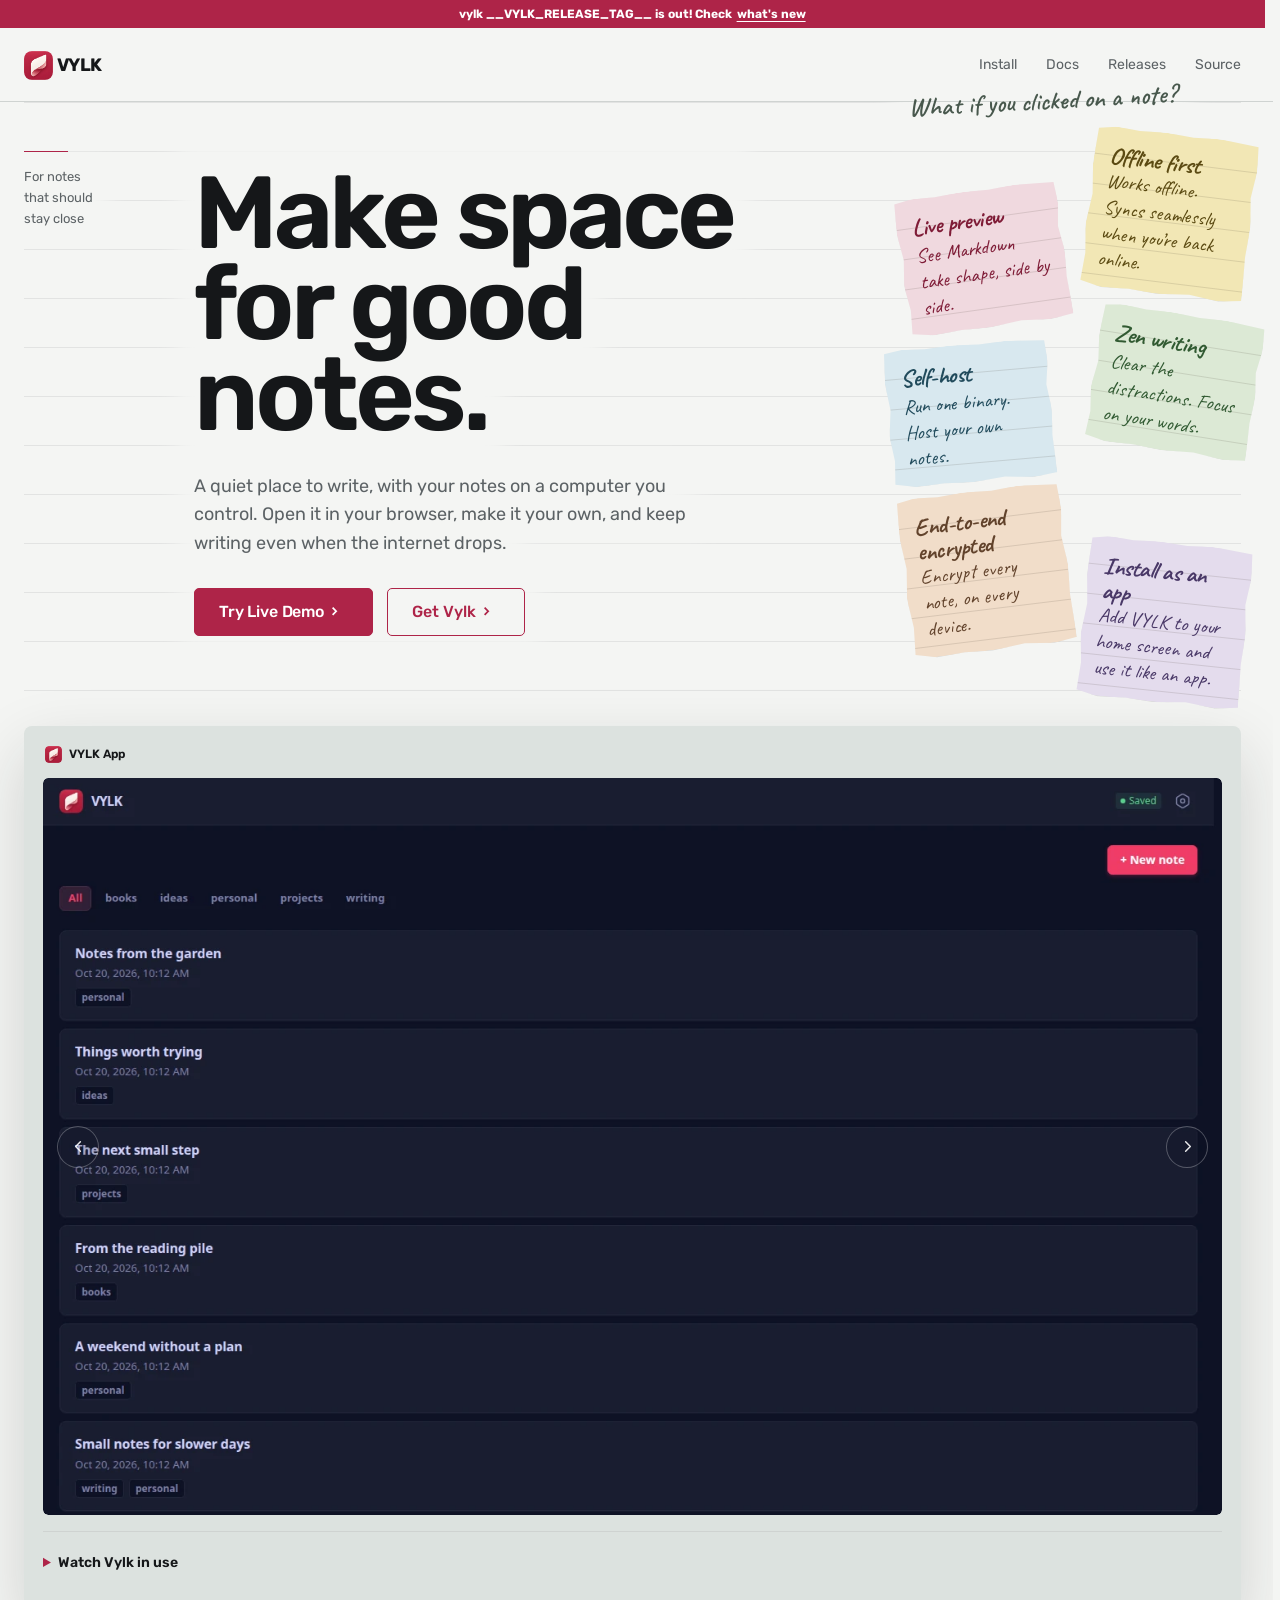
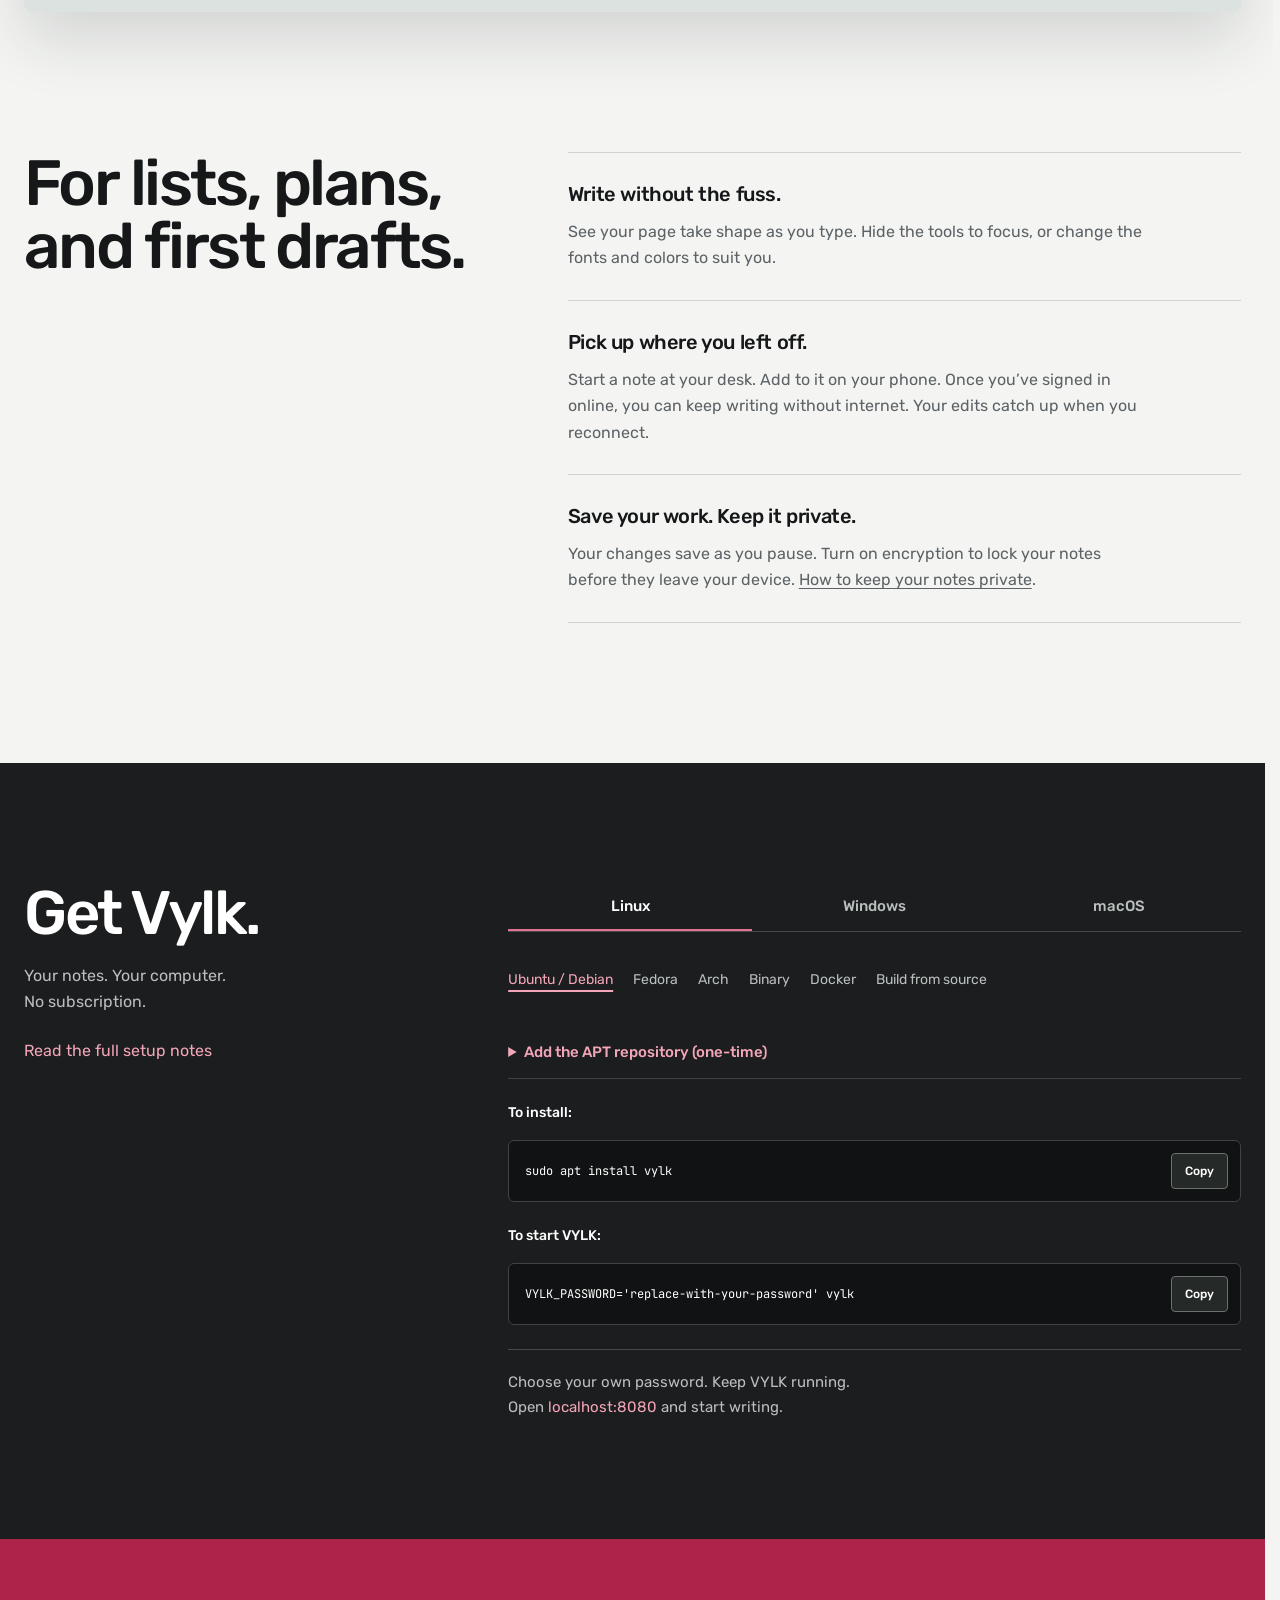
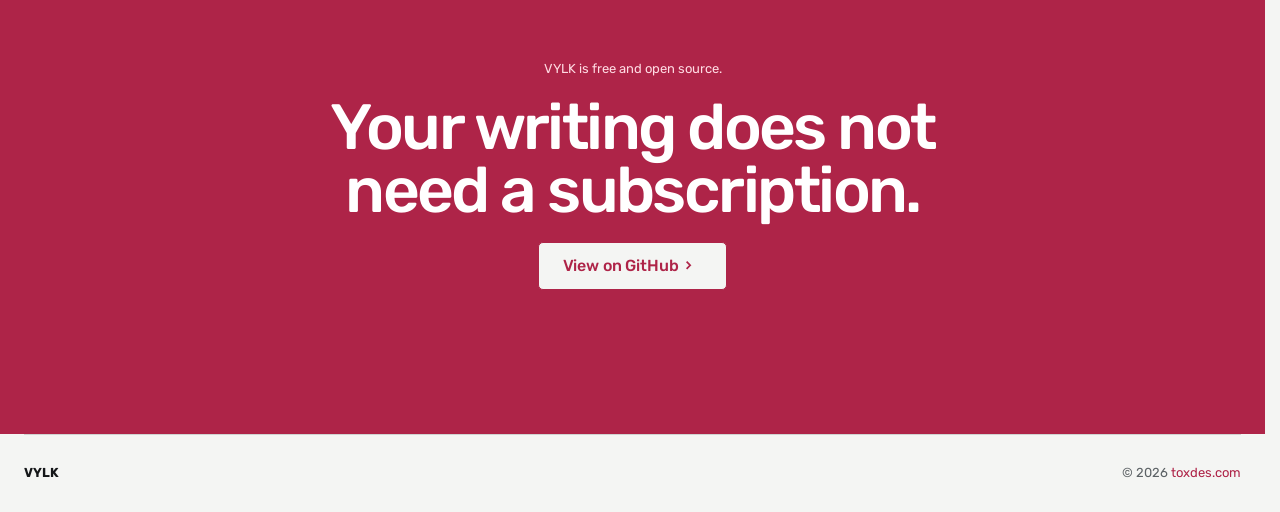
<file: index.html>
<!doctype html>
<html lang="en">
<head>
  <meta charset="utf-8">
  <meta name="viewport" content="width=device-width, initial-scale=1">
  <meta name="description" content="VYLK is a lightweight, self-hosted Markdown editor for notes you control.">
  <meta name="robots" content="index,follow">
  <meta name="theme-color" content="#f4f5f3">
  <meta property="og:type" content="website">
  <meta property="og:title" content="VYLK - Make space for good notes">
  <meta property="og:description" content="A quiet, self-hosted place to write, with notes on a computer you control.">
  <meta name="twitter:card" content="summary">
  <meta name="twitter:title" content="VYLK - Make space for good notes">
  <meta name="twitter:description" content="A quiet, self-hosted place to write, with notes on a computer you control.">
  <title>VYLK - make space for good notes</title>
  <link rel="icon" type="image/png" sizes="96x96" href="assets/favicon.png">
  <link rel="preconnect" href="https://fonts.googleapis.com">
  <link rel="preconnect" href="https://fonts.gstatic.com" crossorigin>
  <link href="https://fonts.googleapis.com/css2?family=Rubik:wght@400;500;600;700&family=JetBrains+Mono:wght@400;500;600;700&family=Caveat:wght@400;500;600;700&display=swap" rel="stylesheet">
  <link rel="stylesheet" href="style.css">
  <link rel="stylesheet" href="interactions.css?v=static-chevron-3">
  <link rel="stylesheet" href="install.css">
  <link rel="stylesheet" href="mobile.css">
  <link rel="stylesheet" href="site-nav.css">
</head>
<body>
  <aside class="release-banner" aria-label="Latest release">vylk __VYLK_RELEASE_TAG__ is out! Check <a href="releases/#__VYLK_RELEASE_TAG__">what's new</a></aside>
  <header class="nav">
    <a class="brand" href="#top"><img src="assets/vylk-logo.webp" alt="" width="29" height="29"><span>VYLK</span></a>
    <nav class="nav-links" aria-label="Main navigation"><a href="#install">Install</a><a href="docs/index.html">Docs</a><a href="releases/">Releases</a><a href="https://github.com/toxdes/vylk">Source</a></nav>
  </header>

  <main id="top">
    <section class="hero">
      <div class="hero-side"><div class="side-line"></div><p>For notes that should stay close</p></div>
      <div class="hero-content">
        <h1>Make space<br>for good notes.</h1>
        <p>A quiet place to write, with your notes on a computer you control. Open it in your browser, make it your own, and keep writing even when the internet drops.</p>
        <div class="hero-actions"><a class="primary" data-demo-link href="https://demo.vylk.app" target="_blank" rel="noopener noreferrer">Try Live Demo <span class="cta-arrow" aria-hidden="true"><span class="arrow-clip"><span class="arrow-group"><span class="arrow-shaft"></span><span class="arrow-head"></span></span></span></span></a><a class="secondary" href="#install">Get Vylk <span class="cta-arrow" aria-hidden="true"><span class="arrow-clip"><span class="arrow-group"><span class="arrow-shaft"></span><span class="arrow-head"></span></span></span></span></a></div>
      </div>
      <div class="hero-notes" aria-label="VYLK features">
        <article class="sticky-note note-pink"><b>Live preview</b><span>See Markdown take shape, side by side.</span></article>
        <article class="sticky-note note-yellow"><b>Offline first</b><span>Works offline. Syncs seamlessly when you’re back online.</span></article>
        <article class="sticky-note note-blue"><b>Self-host</b><span>Run one binary. Host your own notes.</span></article>
        <article class="sticky-note note-green"><b>Zen writing</b><span>Clear the distractions. Focus on your words.</span></article>
        <article class="sticky-note note-orange"><b>End-to-end encrypted</b><span>Encrypt every note, on every device.</span></article>
        <article class="sticky-note note-lilac"><b>Install as an app</b><span>Add VYLK to your home screen and use it like an app.</span></article>
      </div>
    </section>

    <section class="screen-stage" aria-labelledby="preview-title">
      <h2 id="preview-title" class="visually-hidden">VYLK app preview</h2>
      <div class="stage-label"><span class="stage-brand"><img src="assets/vylk-logo.webp" alt="">VYLK App</span></div>
      <div class="screen-carousel" role="region" aria-roledescription="carousel" aria-label="VYLK app screens">
        <div class="carousel-viewport">
          <figure class="stage-preview is-active" id="screen-dashboard" role="group" aria-roledescription="slide" aria-label="Dashboard screen"><figcaption class="visually-hidden">Dashboard screen</figcaption><picture><source media="(max-width: 560px)" srcset="assets/vylk-dashboard-mobile.webp"><img src="assets/vylk-dashboard-desktop.webp" alt="VYLK dashboard showing a small collection of notes" width="1440" height="900" loading="eager" decoding="async"></picture></figure>
          <figure class="stage-preview stage-preview-editor" id="screen-editor" role="group" aria-roledescription="slide" aria-label="Editor screen" aria-hidden="true"><figcaption class="visually-hidden">Editor screen</figcaption><picture><source media="(max-width: 560px)" srcset="assets/vylk-editor-mobile.webp"><img src="assets/vylk-editor-desktop.webp" alt="VYLK editor showing a document and rendered preview" width="1440" height="900" loading="eager" decoding="async"></picture></figure>
          <figure class="stage-preview" id="screen-preferences" role="group" aria-roledescription="slide" aria-label="Preferences screen" aria-hidden="true"><figcaption class="visually-hidden">Preferences screen</figcaption><picture><source media="(max-width: 560px)" srcset="assets/vylk-preferences-mobile.webp"><img src="assets/vylk-preferences-desktop.webp" alt="VYLK editor preferences showing font and saving options" width="1440" height="900" loading="eager" decoding="async"></picture></figure>
          <figure class="stage-preview" id="screen-focus" role="group" aria-roledescription="slide" aria-label="Zen writing screen" aria-hidden="true"><figcaption class="visually-hidden">Zen writing with inline formatting and a selection toolbar</figcaption><picture><source media="(max-width: 560px)" srcset="assets/vylk-focus-mobile.webp"><img src="assets/vylk-focus-desktop.webp" alt="VYLK Zen editor with rendered bold text, a link, and the compact selection toolbar" width="1440" height="900" loading="eager" decoding="async"></picture></figure>
          <button type="button" class="carousel-arrow carousel-arrow-prev" data-screen-prev aria-label="Show previous app screen"><svg viewBox="0 0 16 16" aria-hidden="true"><path d="m10 3-5 5 5 5"/></svg></button>
          <button type="button" class="carousel-arrow carousel-arrow-next" data-screen-next aria-label="Show next app screen"><svg viewBox="0 0 16 16" aria-hidden="true"><path d="m6 3 5 5-5 5"/></svg></button>
        </div>
      </div>
      <details class="screen-recording" data-walkthrough="walkthrough">
        <summary>Watch Vylk in use</summary>
        <video controls playsinline preload="none" src="assets/vylk-demo-walkthrough.mp4" poster="assets/vylk-demo-walkthrough.webp" aria-label="Vylk product walkthrough"></video>
      </details>
    </section>

    <section class="why" id="why" aria-labelledby="why-title">
      <div class="why-heading"><h2 id="why-title">For lists, plans, and first drafts.</h2></div>
      <div class="why-lines">
        <div><h3>Write without the fuss.</h3><p>See your page take shape as you type. Hide the tools to focus, or change the fonts and colors to suit you.</p></div>
        <div><h3>Pick up where you left off.</h3><p>Start a note at your desk. Add to it on your phone. Once you’ve signed in online, you can keep writing without internet. Your edits catch up when you reconnect.</p></div>
        <div><h3>Save your work. Keep it private.</h3><p>Your changes save as you pause. Turn on encryption to lock your notes before they leave your device. <a href="docs/encryption.html">How to keep your notes private</a>.</p></div>
      </div>
    </section>

    <section class="install" id="install">
      <div class="install-title"><h2>Get Vylk.</h2><p>Your notes. Your computer.<br>No subscription.</p><a class="setup-text-link" href="docs/index.html#install-vylk">Read the full setup notes</a></div>
      <div class="install-content">
        <div class="os-tabs" role="tablist" aria-label="Your operating system">
          <button type="button" class="active" data-os-tab="linux" role="tab" aria-selected="true">Linux</button>
          <button type="button" data-os-tab="windows" role="tab" aria-selected="false">Windows</button>
          <button type="button" data-os-tab="macos" role="tab" aria-selected="false">macOS</button>
        </div>
        <div class="os-panel active" data-os-panel="linux">
          <div class="method-tabs" role="tablist" aria-label="Linux installation method">
            <button type="button" class="active" data-linux-tab="ubuntu" role="tab" aria-selected="true">Ubuntu / Debian</button>
            <button type="button" data-linux-tab="fedora" role="tab" aria-selected="false">Fedora</button>
            <button type="button" data-linux-tab="arch" role="tab" aria-selected="false">Arch</button>
            <button type="button" data-linux-tab="binary" role="tab" aria-selected="false">Binary</button>
            <button type="button" data-linux-tab="linux-docker" role="tab" aria-selected="false">Docker</button>
            <button type="button" data-linux-tab="source" role="tab" aria-selected="false">Build from source</button>
          </div>
          <div class="linux-panel active" data-linux-panel="ubuntu" id="method-ubuntu">
            <details><summary>Add the APT repository (one-time)</summary><div class="command-list"><div class="command-row"><code>sudo apt update &amp;&amp; sudo apt install -y ca-certificates curl gnupg &amp;&amp; curl -fsSL https://packages.toxdes.com/apt/pubkey.gpg | sudo gpg --dearmor --yes -o /usr/share/keyrings/toxdes-archive-keyring.gpg &amp;&amp; echo &quot;deb [signed-by=/usr/share/keyrings/toxdes-archive-keyring.gpg] https://packages.toxdes.com/apt stable main&quot; | sudo tee /etc/apt/sources.list.d/toxdes.list &amp;&amp; sudo apt update</code><button type="button" class="copy-button" aria-label="Copy repository setup">Copy</button></div></div></details>
            <p class="install-step">To install:</p><div class="command-list"><div class="command-row"><code>sudo apt install vylk</code><button type="button" class="copy-button" aria-label="Copy install command">Copy</button></div></div>
            <p class="install-step">To start VYLK:</p><div class="command-list"><div class="command-row"><code>VYLK_PASSWORD='replace-with-your-password' vylk</code><button type="button" class="copy-button" aria-label="Copy start command">Copy</button></div></div>
          </div>
          <div class="linux-panel" data-linux-panel="binary" id="method-binary">
            <div class="binary-download"><a class="setup-text-link" data-linux-download="amd64" data-release-asset="vylk_{version}_amd64.tar.gz" data-release-label="Download v{version} - AMD64" href="https://packages.toxdes.com/releases/vylk___VYLK_VERSION___amd64.tar.gz">Download v__VYLK_VERSION__ - AMD64</a><a class="setup-text-link" data-linux-download="arm64" data-release-asset="vylk_{version}_arm64.tar.gz" data-release-label="Download v{version} - ARM64" href="https://packages.toxdes.com/releases/vylk___VYLK_VERSION___arm64.tar.gz">Download v__VYLK_VERSION__ - ARM64</a></div>
            <p class="install-step">Or install it to your PATH in one step:</p>
            <div class="command-list"><div class="command-row"><code data-linux-install>curl -fsSL https://packages.toxdes.com/releases/vylk___VYLK_VERSION___amd64.tar.gz | sudo tar xzC /</code><button type="button" class="copy-button" aria-label="Copy install command">Copy</button></div></div>
            <p class="install-step">To start VYLK:</p>
            <div class="command-list"><div class="command-row"><code>VYLK_PASSWORD='replace-with-your-password' vylk</code><button type="button" class="copy-button" aria-label="Copy start command">Copy</button></div></div>
          </div>
          <div class="linux-panel" data-linux-panel="fedora" id="method-fedora">
            <details><summary>Add the DNF repository (one-time)</summary><div class="command-list"><div class="command-row"><code>printf '%s\n' '[toxdes]' 'name=Toxdes' 'baseurl=https://packages.toxdes.com/rpm' 'enabled=1' 'gpgcheck=1' 'repo_gpgcheck=1' 'gpgkey=https://packages.toxdes.com/rpm/pubkey.gpg' | sudo tee /etc/yum.repos.d/toxdes.repo</code><button type="button" class="copy-button" aria-label="Copy repository setup">Copy</button></div></div></details>
            <p class="install-step">To install:</p><div class="command-list"><div class="command-row"><code>sudo dnf install vylk</code><button type="button" class="copy-button" aria-label="Copy install command">Copy</button></div></div>
            <p class="install-step">To start VYLK:</p><div class="command-list"><div class="command-row"><code>VYLK_PASSWORD='replace-with-your-password' vylk</code><button type="button" class="copy-button" aria-label="Copy start command">Copy</button></div></div>
          </div>
          <div class="linux-panel" data-linux-panel="arch" id="method-arch">
            <p>VYLK is available in the AUR.</p><p class="install-step">To install:</p><div class="command-list"><div class="command-row"><code>yay -S vylk-bin</code><button type="button" class="copy-button" aria-label="Copy install command">Copy</button></div></div>
            <p class="install-step">To start VYLK:</p><div class="command-list"><div class="command-row"><code>VYLK_PASSWORD='replace-with-your-password' vylk</code><button type="button" class="copy-button" aria-label="Copy start command">Copy</button></div></div>
            <details><summary>Build from AUR instead</summary><div class="command-list"><div class="command-row"><code>yay -S vylk-git</code><button type="button" class="copy-button" aria-label="Copy command">Copy</button></div></div></details>
          </div>
          <div class="linux-panel" data-linux-panel="linux-docker" id="method-linux-docker"><p>Use the published VYLK image. Notes and the database stay in a named volume.</p><p class="install-step">To start VYLK:</p><div class="command-list"><div class="command-row"><code data-version-template>docker run -d --name vylk -p 127.0.0.1:8080:8080 -e VYLK_PASSWORD='replace-with-your-password' -v vylk-data:/data toxdes/vylk:{version}</code><button type="button" class="copy-button" aria-label="Copy Docker run command">Copy</button></div></div><p>Open <a href="http://localhost:8080">localhost:8080</a> after the container starts.</p><a class="setup-text-link" href="docs/index.html#install-vylk">Read Docs</a></div>
          <div class="linux-panel" data-linux-panel="source" id="method-source"><p>Requires Git and the Go version declared in the application's go.mod.</p><p class="install-step">To build:</p><div class="command-list"><div class="command-row"><code>git clone https://github.com/toxdes/vylk.git</code><button type="button" class="copy-button" aria-label="Copy command">Copy</button></div><div class="command-row"><code>cd vylk</code><button type="button" class="copy-button" aria-label="Copy command">Copy</button></div><div class="command-row"><code>go build -trimpath -ldflags=&quot;-s -w -X vylk/internal/server.version=$(cat VERSION)&quot; -o vylk ./cmd/vylk</code><button type="button" class="copy-button" aria-label="Copy command">Copy</button></div></div><p class="install-step">To start VYLK:</p><div class="command-list"><div class="command-row"><code>VYLK_PASSWORD='replace-with-your-password' ./vylk</code><button type="button" class="copy-button" aria-label="Copy start command">Copy</button></div></div></div>
        </div>
        <div class="os-panel" data-os-panel="windows">
          <div class="method-tabs" role="tablist" aria-label="Windows installation method">
            <button type="button" class="active" data-windows-tab="binary" role="tab" aria-selected="true">Binary</button>
            <button type="button" data-windows-tab="docker" role="tab" aria-selected="false">Docker</button>
          </div>
          <div class="platform-panel active" data-windows-panel="binary" id="method-windows-binary"><h3>Windows binary</h3><p>Download the executable, then open PowerShell in the same folder.</p><p><a class="setup-text-link" data-release-asset="vylk_windows_amd64_{version}.exe" data-release-label="Download v{version} - Windows AMD64" href="https://packages.toxdes.com/releases/vylk_windows_amd64___VYLK_VERSION__.exe">Download v__VYLK_VERSION__ - Windows AMD64</a></p><p>Set a password and start VYLK:</p><div class="command-list"><div class="command-row"><code>$env:VYLK_PASSWORD=&quot;replace-with-your-password&quot;</code><button type="button" class="copy-button" aria-label="Copy command">Copy</button></div><div class="command-row"><code data-version-template>.\vylk_windows_amd64_{version}.exe</code><button type="button" class="copy-button" aria-label="Copy command">Copy</button></div></div></div>
          <div class="platform-panel" data-windows-panel="docker" id="method-windows-docker"><h3>Docker</h3><p>Use the Docker image. Your notes stay in a named volume.</p><div class="command-list"><div class="command-row"><code data-version-template>docker run -d --name vylk -p 127.0.0.1:8080:8080 -e VYLK_PASSWORD='replace-with-your-password' -v vylk-data:/data toxdes/vylk:{version}</code><button type="button" class="copy-button" aria-label="Copy Docker run command">Copy</button></div></div><p>Open <a href="http://localhost:8080">localhost:8080</a> after the container starts.</p><a class="setup-text-link" href="docs/index.html#install-vylk">Read Docs</a></div>
        </div>
        <div class="os-panel" data-os-panel="macos">
          <div class="method-tabs" role="tablist" aria-label="macOS installation method">
            <button type="button" class="active" data-macos-tab="homebrew" role="tab" aria-selected="true">Homebrew</button>
            <button type="button" data-macos-tab="docker" role="tab" aria-selected="false">Docker</button>
            <button type="button" data-macos-tab="zip" role="tab" aria-selected="false">Binary</button>
            <button type="button" data-macos-tab="source" role="tab" aria-selected="false">Build from source</button>
          </div>
          <div class="platform-panel active" data-macos-panel="homebrew" id="method-macos-homebrew"><h3>Homebrew</h3><p>Install VYLK from the Toxdes tap:</p><div class="command-list"><div class="command-row"><code>brew install toxdes/tap/vylk</code><button type="button" class="copy-button" aria-label="Copy Homebrew install command">Copy</button></div></div><p>Update with <code>brew update &amp;&amp; brew upgrade vylk</code>.</p></div>
          <div class="platform-panel" data-macos-panel="zip" id="method-macos-zip"><h3>macOS binary</h3><p>Download the ZIP archive for your Mac, extract it, then start VYLK from Terminal.</p><div class="binary-download"><a class="setup-text-link" data-release-asset="vylk-{version}-macos-amd64.zip" data-release-label="Download v{version} - Intel" href="https://packages.toxdes.com/releases/vylk-__VYLK_VERSION__-macos-amd64.zip">Download v__VYLK_VERSION__ - Intel</a><a class="setup-text-link" data-release-asset="vylk-{version}-macos-arm64.zip" data-release-label="Download v{version} - Apple Silicon" href="https://packages.toxdes.com/releases/vylk-__VYLK_VERSION__-macos-arm64.zip">Download v__VYLK_VERSION__ - Apple Silicon</a></div><p class="install-step">To start VYLK:</p><div class="command-list"><div class="command-row"><code>VYLK_PASSWORD='replace-with-your-password' ./vylk</code><button type="button" class="copy-button" aria-label="Copy start command">Copy</button></div></div></div>
          <div class="platform-panel" data-macos-panel="docker" id="method-macos-docker"><h3>Docker</h3><p>Use the Docker image. Your notes stay in a named volume.</p><div class="command-list"><div class="command-row"><code data-version-template>docker run -d --name vylk -p 127.0.0.1:8080:8080 -e VYLK_PASSWORD='replace-with-your-password' -v vylk-data:/data toxdes/vylk:{version}</code><button type="button" class="copy-button" aria-label="Copy Docker run command">Copy</button></div></div><p>Open <a href="http://localhost:8080">localhost:8080</a> after the container starts.</p><a class="setup-text-link" href="docs/index.html#install-vylk">Read Docs</a></div>
          <div class="platform-panel" data-macos-panel="source" id="method-macos-source"><h3>Build from source</h3><p>Install Go, then build VYLK from the public source repository.</p><div class="command-list"><div class="command-row"><code>git clone https://github.com/toxdes/vylk.git &amp;&amp; cd vylk</code><button type="button" class="copy-button" aria-label="Copy clone command">Copy</button></div><div class="command-row"><code>go build -trimpath -ldflags=&quot;-s -w -X vylk/internal/server.version=$(cat VERSION)&quot; -o vylk ./cmd/vylk</code><button type="button" class="copy-button" aria-label="Copy build command">Copy</button></div><div class="command-row"><code>VYLK_PASSWORD='replace-with-your-password' ./vylk</code><button type="button" class="copy-button" aria-label="Copy start command">Copy</button></div></div></div>
        </div>
        <div class="setup-finish"><p>Choose your own password. Keep VYLK running.<br>Open <a href="http://localhost:8080">localhost:8080</a> and start writing.</p></div>
      </div>
    </section>

    <section class="statement"><p>VYLK is free and open source.</p><h2>Your writing does not need a subscription.</h2><div class="hero-actions"><a class="primary" href="https://github.com/toxdes/vylk">View on GitHub <span class="cta-arrow" aria-hidden="true"><span class="arrow-clip"><span class="arrow-group"><span class="arrow-shaft"></span><span class="arrow-head"></span></span></span></span></a></div></section>
  </main>

  <div class="demo-dialog" id="demo-dialog" role="dialog" aria-modal="true" aria-labelledby="demo-dialog-title" aria-describedby="demo-dialog-description" hidden>
    <div class="demo-dialog-card">
      <button class="demo-dialog-close" type="button" data-demo-close aria-label="Close demo notice">&times;</button>
      <h2 id="demo-dialog-title">You are about to leave VYLK</h2>
      <div class="demo-dialog-copy" id="demo-dialog-description">
        <p>This is a shared demo, not private storage. Notes are cleared every 3 hours and encryption changes are disabled. Don't enter personal information.</p>
        <p>For now, due to budget concerns, the demo runs on <a href="https://tierhive.com/" target="_blank" rel="noopener noreferrer">TierHive</a>’s cheapest 128 MB RAM instance. The first load may be slow.</p>
        <p class="demo-dialog-password"><strong>Password:</strong> <code>1234</code></p>
      </div>
      <div class="demo-dialog-actions">
        <button class="demo-dialog-cancel" type="button" data-demo-close>Stay on VYLK</button>
        <a class="primary demo-dialog-continue" data-demo-continue href="https://demo.vylk.app" target="_blank" rel="noopener noreferrer">Open demo</a>
      </div>
    </div>
  </div>

  <footer><span>VYLK</span><span class="footer-copyright">&copy; 2026 <a href="https://toxdes.com" target="_blank" rel="noopener noreferrer">toxdes.com</a></span></footer>
  <script type="application/ld+json">
    {"@context":"https://schema.org","@type":"SoftwareApplication","name":"VYLK","applicationCategory":"ProductivityApplication","operatingSystem":"Linux, Windows, macOS, Docker","description":"A lightweight, self-hosted Markdown editor for notes you control.","isAccessibleForFree":true,"offers":{"@type":"Offer","price":"0","priceCurrency":"USD"},"codeRepository":"https://github.com/toxdes/vylk"}
  </script>
  <script src="version.js"></script>
  <script src="script.js"></script>
  <script src="physics.js"></script>
  <script src="game.js"></script>
</body>
</html>
</file>
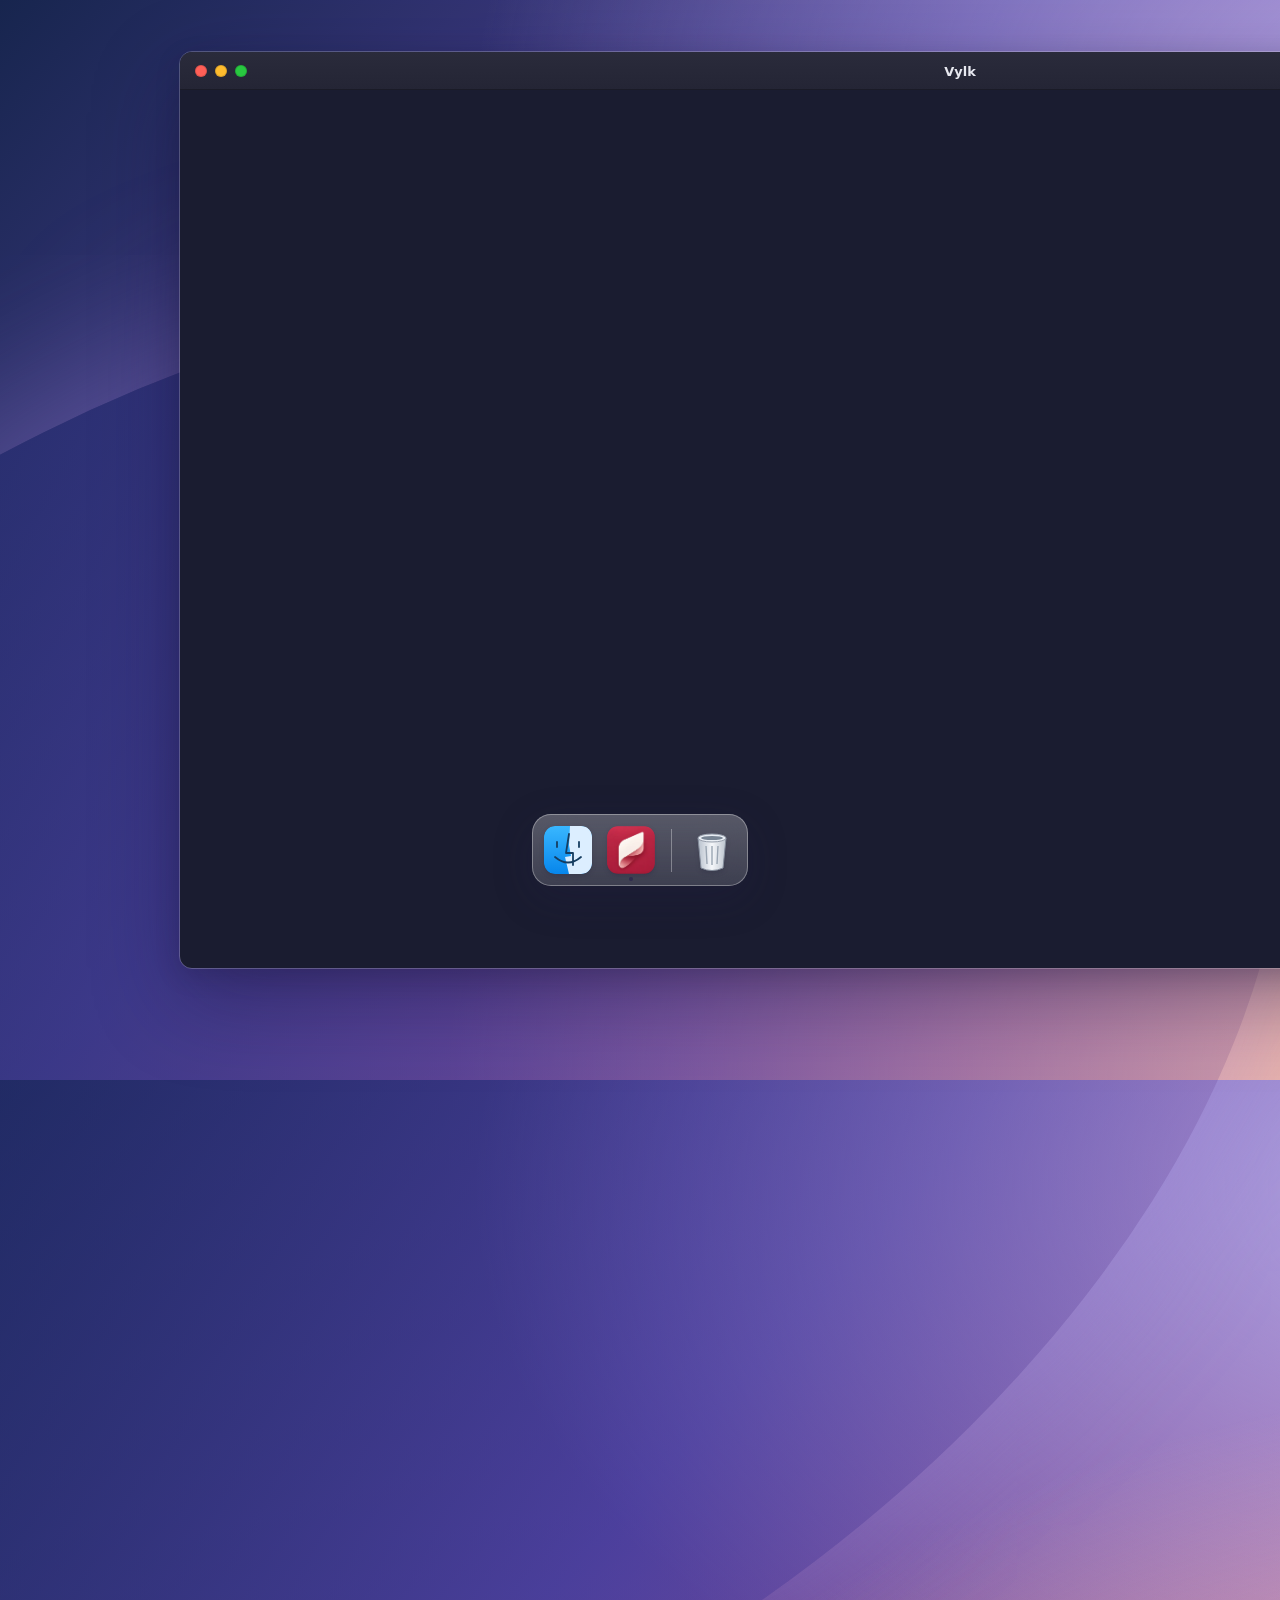
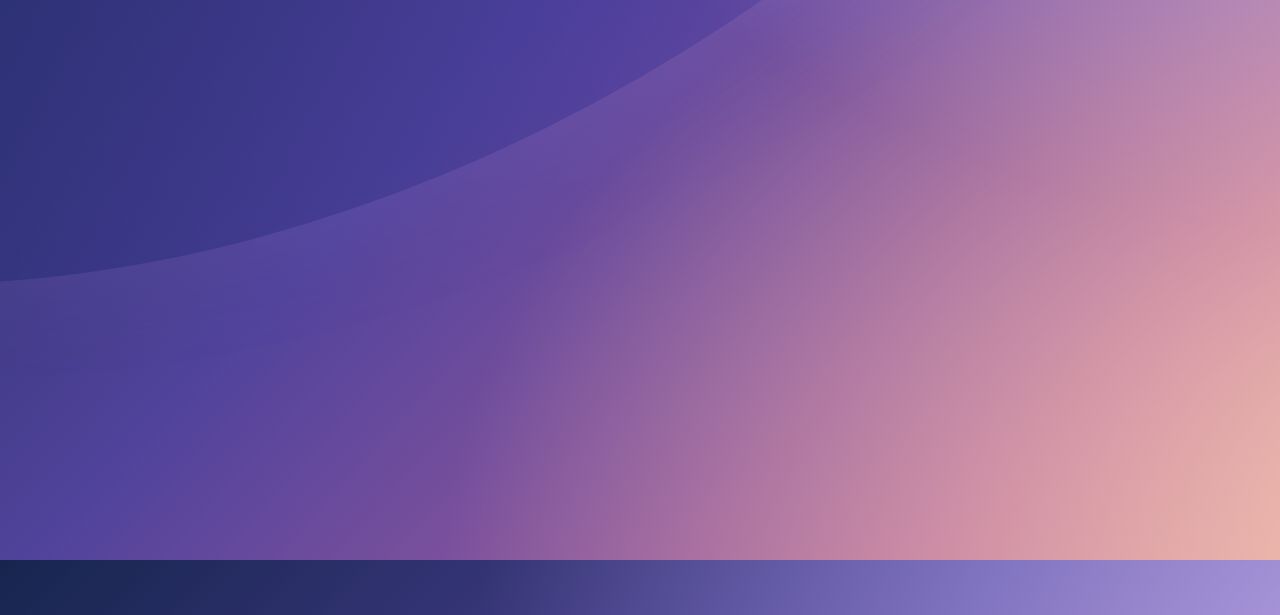
<file: scripts/media-frame.html>
<!doctype html>
<html lang="en"><meta charset="utf-8"><title>Vylk recording frame</title>
<style>
*{box-sizing:border-box}html,body{margin:0;width:1920px;height:1080px;overflow:hidden;font-family:system-ui,-apple-system,sans-serif;color:#fff}
body{background:radial-gradient(ellipse at 88% 100%,#ffd4b2 0,transparent 52%),radial-gradient(ellipse at 77% 10%,#b2a6e6 0,transparent 48%),linear-gradient(132deg,#17254e 0%,#51439c 35%,#ad609d 66%,#e89a9a 100%)}
body:before{content:"";position:absolute;width:2150px;height:1380px;left:-780px;top:390px;border-radius:50%;transform:rotate(-30deg);background:linear-gradient(125deg,#0c234fbb,#473c9f77 65%,#c477b333);box-shadow:70px -30px 150px #a68bdf55}

.window{position:absolute;overflow:hidden;border-radius:12px;background:#1a1c30;box-shadow:0 30px 85px #15103566,0 7px 24px #17123233;outline:1px solid #ffffff38}
.titlebar{height:38px;background:linear-gradient(#2a2b3b,#242535);position:relative;display:flex;justify-content:center;align-items:center;box-shadow:inset 0 -1px #0004;color:#e7e8f0;font-size:13px;font-weight:600}
.lights{position:absolute;left:15px;display:flex;gap:8px}.lights i{width:12px;height:12px;border-radius:50%;background:#ff5f57;box-shadow:inset 0 0 0 1px #0002}.lights i:nth-child(2){background:#febc2e}.lights i:nth-child(3){background:#28c840}
.single .window{left:180px;top:52px;width:1560px}.dual .window{left:80px;top:72px;width:1248px}
.phone{display:none;position:absolute;left:1438px;top:72px;width:403.31px;height:904.67px;padding:9px;border-radius:43px;background:linear-gradient(115deg,#42434e,#101014 40%,#2f3038);box-shadow:0 27px 70px #1e143e66,0 5px 16px #15112244;outline:1px solid #ffffff66}
.dual .phone{display:block}.phone-screen{overflow:hidden;border-radius:34px;background:#0d1020}.status{height:32px;background:#1b1d31;display:flex;align-items:center;justify-content:space-between;padding:0 19px;font-size:11px;font-weight:600;position:relative}.status svg{width:44px;height:13px;fill:none;stroke:#eee;stroke-width:1.4}.home{height:20px;background:#0d1020;display:grid;place-items:center}.home:after{content:"";width:110px;height:4px;border-radius:5px;background:#e5e6ec}
.dock{position:absolute;bottom:14px;left:50%;transform:translateX(-50%);height:72px;padding:9px 12px;display:flex;align-items:center;gap:15px;border-radius:19px;background:linear-gradient(#ffffff45,#ffffff28);box-shadow:inset 0 0 0 1px #ffffff55,0 12px 40px #24204738;backdrop-filter:blur(24px)}.dock svg,.dock img{display:block;width:48px;height:48px;border-radius:11px;filter:drop-shadow(0 2px 2px #1a193133)}.dock .app{position:relative}.dock .app:after{content:"";position:absolute;width:4px;height:4px;background:#302c4d;border-radius:50%;bottom:-7px;left:22px}.dock .divider{height:43px;width:1px;background:#ffffff55;margin:0 1px}

.dual .phone-screen{height:100%;display:flex;flex-direction:column}
.dual .status{flex:0 0 32px}

.dual .home{flex:0 0 20px}

.single #desktop{aspect-ratio:16/9}
.dual #desktop{aspect-ratio:1440/1000}
.dual #phone{flex:1;min-height:0}
.video-slot{background:#1a1c30}
</style>
<body class="single">

<div class="window"><div class="titlebar"><div class="lights"><i></i><i></i><i></i></div>Vylk</div><div id="desktop" class="video-slot"></div></div>
<div class="phone"><div class="phone-screen"><div class="status"><span>10:24</span><svg viewBox="0 0 44 13"><path d="M1 10V8M5 10V6M9 10V3M13 10V1M19 4q5-4 10 0M22 7q2-2 4 0"/><rect x="32" y="2" width="10" height="8" rx="2"/><path d="M43 4v4M34 4h6v4h-6Z"/></svg></div><div id="phone" class="video-slot"></div><div class="home"></div></div></div>
<div class="dock"><svg viewBox="0 0 48 48" aria-label="Finder"><defs><linearGradient id="f" x2="0" y2="1"><stop stop-color="#39b7ff"/><stop offset="1" stop-color="#0786eb"/></linearGradient></defs><rect width="48" height="48" rx="11" fill="url(#f)"/><path d="M26 0h11q11 0 11 11v26q0 11-11 11H25l-4-17 6-1-2-11Z" fill="#dceeff"/><path d="M13 16v5M35 16v5M11 31q13 11 26 0M25 8l-3 19h7v12" stroke="#163d60" stroke-width="1.8" fill="none" stroke-linecap="round" stroke-linejoin="round"/></svg><div class="app"><img src="../assets/vylk-logo.webp" alt="Vylk in the Dock"></div><div class="divider"></div><svg viewBox="0 0 48 48" aria-label="Trash"><defs><linearGradient id="t" x2="1" y2="0"><stop stop-color="#b8c1cd"/><stop offset=".5" stop-color="#f5f7fa"/><stop offset="1" stop-color="#bcc4ce"/></linearGradient></defs><path d="M10 12h28l-3 30q-11 5-22 0Z" fill="url(#t)" stroke="#858d9c"/><ellipse cx="24" cy="12" rx="14" ry="4" fill="#e8edf3" stroke="#969eab"/><ellipse cx="24" cy="12" rx="11" ry="2" fill="#778493"/><path d="m18 20 1 18m5-18v19m6-19-1 18" stroke="#9aa5b2" stroke-width="1.4"/></svg></div>
<script>if(location.hash==='#dual'){document.body.className='dual';}</script>
</body></html>
</file>
<file: style.css>
:root{--paper:#f4f5f3;--ink:#151719;--muted:#5c6265;--line:#cfd3d1;--red:#ae2448;--red-dark:#871d39;--red-pale:#f0d9df;--stage:#dce2df;--shadow:0 24px 65px rgba(24,33,31,.16)}
*{box-sizing:border-box}html{scroll-behavior:smooth}body{margin:0;background:var(--paper);color:var(--ink);font-family:Rubik,Arial,sans-serif;font-size:16px;line-height:1.6}a{color:inherit;text-decoration:none}img{display:block;max-width:100%}.nav{width:min(1220px,calc(100% - 48px));height:74px;margin:auto;display:flex;align-items:center;justify-content:space-between;border-bottom:1px solid var(--line)}.brand{display:flex;align-items:center;gap:10px;font-size:18px;font-weight:700;letter-spacing:-.04em}.brand img{width:29px;height:29px;border-radius:8px}.nav nav{display:flex;gap:29px;color:var(--muted);font-size:14px}.nav nav a:hover,footer a:hover,.hero-actions a:last-child:hover{color:var(--red)}.nav-button,.primary{display:inline-flex;align-items:center;justify-content:center;background:var(--red);color:#fff;border-radius:5px;font-weight:600;font-size:14px;transition:transform .2s ease,background .2s ease}.nav-button{min-height:40px;padding:0 16px;font-size:13px}.primary{min-height:48px;padding:0 21px}.nav-button:hover,.primary:hover{background:var(--red-dark);transform:translateY(-2px)}.hero{width:min(1220px,calc(100% - 48px));margin:auto;min-height:665px;display:grid;grid-template-columns:120px 1fr 190px;align-items:center;gap:50px;padding-block:95px}.hero-side{align-self:start;padding-top:12px;color:var(--muted);font-size:13px}.side-line{width:44px;height:1px;background:var(--red);margin-bottom:15px}.hero-side p{margin:0;max-width:10ch}.hero-content h1{font-size:clamp(4.5rem,9vw,8.8rem);line-height:.89;letter-spacing:-.04em;margin:0 0 30px;font-weight:600}.hero-content>p{max-width:46ch;color:var(--muted);font-size:18px;margin:0 0 30px}.hero-actions{display:flex;gap:23px;align-items:center;font-size:14px;color:var(--red);font-weight:600}.hero-stamp{align-self:end;background:var(--red-pale);padding:20px;border-radius:7px;transform:rotate(3deg);display:grid;gap:18px;color:var(--red);font-weight:600;font-size:13px;line-height:1.35}.hero-stamp img{width:58px;height:58px;border-radius:15px}.screen-stage{width:min(1280px,calc(100% - 48px));margin:auto;background:var(--stage);padding:19px 19px 24px;box-shadow:var(--shadow);border-radius:8px}.stage-label{display:flex;justify-content:space-between;color:#586260;font-size:12px;padding:0 2px 14px}.screen-stage>img{width:100%;border-radius:5px}.why{width:min(1220px,calc(100% - 48px));margin:auto;display:grid;grid-template-columns:.8fr 1.2fr;gap:95px;padding:140px 0}.why h2,.statement h2,.install h2,.docs h2{font-size:clamp(2.6rem,5vw,5.2rem);line-height:.98;letter-spacing:-.04em;font-weight:500;margin:0 0 20px}.why-heading p,.install-title p,.docs p{color:var(--muted);max-width:34ch;margin:0}.why-lines{border-top:1px solid var(--line)}.why-lines>div{border-bottom:1px solid var(--line);padding:28px 0}.why-lines h3{margin:0 0 12px;font-size:22px;line-height:1.25;font-weight:500;letter-spacing:-.02em}.why-lines p{max-width:58ch;margin:0;color:var(--muted);font-size:16px;line-height:1.65}.why-lines a{text-decoration:underline;text-underline-offset:3px}.statement{background:var(--red);color:#fff;text-align:center;padding:120px 24px}.statement p{color:#ffdbe3;font-size:13px;margin:0 0 16px}.statement h2{max-width:720px;margin-inline:auto}.install{background:#1b1d1e;color:#fff;padding:120px max(24px,calc((100% - 1220px)/2));display:grid;grid-template-columns:.78fr 1.22fr;gap:90px}.install-title p{color:#b9bfbd}.install-content{border-top:1px solid #454b49}.install-tabs{display:flex;gap:8px;padding:18px 0}.install-tabs button{background:transparent;color:#aeb5b1;border:1px solid #454b49;border-radius:5px;padding:9px 13px;font-size:13px;cursor:pointer}.install-tabs button.active,.install-tabs button:hover{background:var(--red);border-color:var(--red);color:#fff}.install-card{border:1px solid #454b49;padding:25px}.tab{display:none}.tab.active{display:block}.tab h3{font-size:21px;margin:0 0 7px}.tab p{font-size:14px;color:#b9bfbd;max-width:60ch;margin:0 0 16px}.tab p b{color:#fff;font-weight:500}pre{white-space:pre-wrap;background:#111213;color:#fff;padding:17px;border-radius:5px;border:1px solid #3f4442;font:13px/1.7 "JetBrains Mono",monospace;margin:0}.docs{width:min(1220px,calc(100% - 48px));margin:auto;padding:120px 0;display:grid;grid-template-columns:1fr 1fr auto;gap:40px;align-items:end}.docs h2{margin:0}.docs p{max-width:35ch}footer{width:min(1220px,calc(100% - 48px));margin:auto;border-top:1px solid var(--line);padding:28px 0;display:flex;justify-content:space-between;color:var(--muted);font-size:13px}footer span:first-child{color:var(--ink);font-weight:700}footer a{color:var(--red)}
@media(max-width:850px){.nav{width:calc(100% - 32px)}.nav nav{display:none}.hero{grid-template-columns:50px 1fr;gap:23px;min-height:0;padding-block:80px}.hero-stamp{grid-column:2;justify-self:start;transform:none}.why,.install{grid-template-columns:1fr;gap:50px}.docs{grid-template-columns:1fr 1fr}.docs .primary{grid-column:2;grid-row:1 / span 2;align-self:end}}
@media(max-width:560px){.hero,.screen-stage,.why,.docs,footer{width:calc(100% - 32px)}.hero{grid-template-columns:1fr;padding-block:65px}.hero-side{order:2}.hero-stamp{grid-column:auto;order:3}.hero-content h1{font-size:clamp(4rem,17vw,6.3rem)}.hero-content>p{font-size:16px}.hero-actions{flex-wrap:wrap}.screen-stage{padding:12px 12px 17px}.stage-label{display:grid;gap:4px}.why{padding-block:90px}.statement{padding-block:87px}.install{padding:85px 16px}.install-card{padding:17px}.docs{padding-block:86px;display:block}.docs h2{margin-bottom:22px}.docs .primary{margin-top:28px}footer{flex-wrap:wrap;gap:10px}footer span:nth-child(2){order:3;width:100%}}
h1,h2{letter-spacing:-.04em}.hero-content h1{letter-spacing:-.04em}
.nav-button,.primary{border:1px solid rgba(174,36,72,.24);border-radius:8px;box-shadow:0 8px 18px rgba(0,0,0,.18);letter-spacing:-.01em}.nav-button:hover,.primary:hover{box-shadow:0 12px 24px rgba(0,0,0,.24)}
.hero{grid-template-columns:120px minmax(0,1fr) 310px}.hero-notes{grid-column:3;display:grid;grid-template-columns:repeat(2,minmax(0,1fr));gap:14px;align-self:center;position:relative;padding:10px}.sticky-note{min-height:134px;padding:17px 16px 15px;display:grid;align-content:space-between;border-radius:3px;box-shadow:0 12px 22px rgba(35,35,35,.14);font-size:13px;line-height:1.35}.sticky-note b{font-size:16px;line-height:1.1;letter-spacing:-.02em}.sticky-note span{max-width:17ch}.note-pink{background:#f0d9df;color:#7f1c37;transform:rotate(-3deg)}.note-yellow{background:#f2e7b5;color:#5b4a12;transform:rotate(4deg)}.note-blue{background:#d8e8ef;color:#214b5c;transform:rotate(3deg)}.note-green{background:#dce9d5;color:#315a32;transform:rotate(-4deg)}
.os-tabs{display:flex;gap:7px;border-bottom:1px solid #454b49;padding:18px 0 16px}.os-tabs button,.sub-tabs button{cursor:pointer;border:1px solid #454b49;border-radius:7px;background:transparent;color:#aeb5b1;padding:10px 15px;font-size:13px;transition:background .2s ease,color .2s ease,border-color .2s ease}.os-tabs button.active,.os-tabs button:hover,.sub-tabs button.active,.sub-tabs button:hover{background:var(--red);border-color:var(--red);color:#fff}.os-panel,.linux-panel{display:none}.os-panel.active,.linux-panel.active{display:block}.sub-tabs{display:flex;flex-wrap:wrap;gap:7px;padding:18px 0}.install-card{padding:28px}.install-card h3{margin-top:0}.install-card pre{margin-top:17px}
@media(max-width:850px){.hero{grid-template-columns:1fr;gap:35px}.hero-side,.hero-content,.hero-notes{grid-column:auto}.hero-notes{width:min(100%,520px);justify-self:start}.hero-stamp{display:none}}
@media(max-width:560px){.hero-notes{grid-template-columns:repeat(2,minmax(0,1fr));padding:5px;gap:11px}.sticky-note{min-height:120px;padding:14px 12px;font-size:12px}.sticky-note b{font-size:14px}.os-tabs button,.sub-tabs button{padding:9px 11px}.install-card{padding:18px}.install-card pre{font-size:12px}}
.brand{gap:4px}
.hero-notes{grid-template-columns:repeat(2,minmax(0,1fr));gap:32px 24px;padding:24px 18px}
.sticky-note{position:relative;z-index:1;min-height:138px;border-radius:3px 5px 2px 4px;clip-path:polygon(1% 2%,12% 0,26% 1%,42% 0,59% 1%,75% 0,99% 2%,100% 17%,98% 34%,100% 52%,99% 71%,100% 98%,86% 100%,68% 98%,48% 100%,31% 99%,14% 100%,1% 97%,2% 80%,0 62%,2% 43%,0 24%);background-image:repeating-linear-gradient(to bottom,transparent 0,transparent 28px,rgba(63,54,42,.14) 29px,transparent 30px)}
.note-pink{transform:rotate(-8deg) translate(-14px,14px);z-index:2}.note-yellow{transform:rotate(7deg) translate(13px,-12px)}.note-blue{transform:rotate(-5deg) translate(-14px,9px);z-index:3}.note-green{transform:rotate(9deg) translate(15px,-5px)}.note-orange{background-color:#f1ddc9;color:#62432c;transform:rotate(-7deg) translate(-18px,-8px);z-index:2}.note-lilac{background-color:#e4dced;color:#493867;transform:rotate(6deg) translate(14px,15px);z-index:3}
.hero-actions{gap:14px;flex-wrap:wrap}.primary,.secondary{min-height:60px;padding:0 29px;border-radius:10px;font-size:16px}.secondary{display:inline-flex;align-items:center;justify-content:center;border:1px solid var(--red);background:transparent;color:var(--red);font-weight:600}.hero-actions a.secondary{border-bottom:1px solid var(--red);padding-bottom:0}.secondary:hover{background:var(--red-pale);color:var(--red-dark);transform:translateY(-2px)}.nav-button{border-radius:9px}.primary:focus-visible,.secondary:focus-visible,.nav-button:focus-visible,.copy-button:focus-visible,.os-tabs button:focus-visible,.sub-tabs button:focus-visible{outline:3px solid #f3a6b8;outline-offset:3px}
.secondary span{margin-left:7px}
.command-list{display:grid;gap:9px}.command-row{display:grid;grid-template-columns:minmax(0,1fr) auto;align-items:center;gap:12px;background:#111213;border:1px solid #3f4442;border-radius:8px;padding:10px 10px 10px 14px}.command-row code{min-width:0;color:#fff;font:13px/1.5 "JetBrains Mono",monospace;white-space:pre-wrap;overflow-wrap:anywhere}.copy-button{min-height:36px;padding:0 13px;border:1px solid #747c78;border-radius:7px;background:#252928;color:#fff;font:500 12px Rubik,Arial,sans-serif;cursor:pointer;transition:background .2s ease,border-color .2s ease,transform .2s ease}.copy-button:hover{background:var(--red);border-color:var(--red);transform:translateY(-1px)}.copy-button.copied{background:#dce9d5;border-color:#dce9d5;color:#315a32}.install-docs{text-align:right;padding-top:22px}.install-docs a{color:#f3a6b8;padding-bottom:3px;font-size:14px;font-weight:600}.install-docs a:hover{color:#fff}
@media(max-width:560px){.hero-notes{grid-template-columns:repeat(2,minmax(0,1fr));gap:24px 14px;padding:18px 8px}.sticky-note{min-height:126px;padding:15px 12px;font-size:12px}.sticky-note b{font-size:14px}.primary,.secondary{min-height:56px;padding:0 22px;font-size:15px}.command-row{grid-template-columns:1fr;gap:9px}.copy-button{justify-self:start}.install-docs{text-align:left}}
.nav-button,.primary,.secondary,.copy-button{transition:background-color .2s ease,border-color .2s ease,color .2s ease;transform:none}
.nav-button:hover,.primary:hover,.secondary:hover,.copy-button:hover{transform:none}
.primary,.secondary{border-radius:6px;box-shadow:none}
.primary{border:1px solid var(--red)}
.secondary{background:transparent}
.primary:hover{background:var(--red-dark);border-color:var(--red-dark)}
.secondary:hover,.hero-actions a.secondary:hover{background:var(--red);color:#fff;border-color:var(--red)}
.nav-actions{display:flex;align-items:center;gap:10px}.nav-actions .nav-button,.nav-actions .secondary{min-height:48px;padding:0 18px;border-radius:6px;font-size:13px}.nav-actions .secondary{display:inline-flex;align-items:center;justify-content:center;border:1px solid var(--red);background:transparent;color:var(--red);font-weight:600}.nav-actions .secondary:hover{background:var(--red);border-color:var(--red);color:#fff}
.sticky-note{transition:scale .26s ease-out}
@media(hover:hover){.sticky-note:hover{scale:1.07;z-index:10}}
@media(prefers-reduced-motion:reduce){.sticky-note{transition:none}}
.sticky-note{--note-rotation:0deg;--note-x:0px;--note-y:0px;animation:note-wobble 8s ease-in-out infinite}
.note-pink{--note-rotation:-8deg;--note-x:-14px;--note-y:14px;animation-delay:-1.2s}.note-yellow{--note-rotation:7deg;--note-x:13px;--note-y:-12px;animation-delay:-3.4s}.note-blue{--note-rotation:-5deg;--note-x:-14px;--note-y:9px;animation-delay:-5.1s}.note-green{--note-rotation:9deg;--note-x:15px;--note-y:-5px;animation-delay:-2.3s}.note-orange{--note-rotation:-7deg;--note-x:-18px;--note-y:-8px;animation-delay:-6.2s}.note-lilac{--note-rotation:6deg;--note-x:14px;--note-y:15px;animation-delay:-4.4s}
@keyframes note-wobble{0%,100%{transform:rotate(var(--note-rotation)) translate(var(--note-x),var(--note-y))}25%{transform:rotate(calc(var(--note-rotation) - 1deg)) translate(calc(var(--note-x) - 2px),calc(var(--note-y) + 3px))}50%{transform:rotate(calc(var(--note-rotation) + 1.5deg)) translate(calc(var(--note-x) + 3px),calc(var(--note-y) - 4px))}75%{transform:rotate(calc(var(--note-rotation) - .5deg)) translate(calc(var(--note-x) + 1px),calc(var(--note-y) + 2px))}}
@media(prefers-reduced-motion:reduce){.sticky-note{animation:none;transform:rotate(var(--note-rotation)) translate(var(--note-x),var(--note-y));will-change:auto}}
.hero{grid-template-columns:120px minmax(0,1fr) 340px}.hero-content h1{user-select:none;-webkit-user-select:none}.sticky-note{font-family:Caveat,cursive;font-size:20px;line-height:1.3;user-select:none;-webkit-user-select:none;cursor:pointer}.sticky-note b{font-size:24px;line-height:1.05}.sticky-note span{max-width:18ch}
@media(max-width:850px){.hero{grid-template-columns:1fr}}
@media(max-width:560px){.sticky-note{font-size:17px}.sticky-note b{font-size:21px}}
.sticky-note:after{content:"";position:absolute;right:8px;bottom:7px;width:7px;height:6px;border-radius:2px;background:currentColor;opacity:0;pointer-events:none;box-shadow:-22px 11px 0 -1px currentColor,-38px -3px 0 -2px currentColor,15px 17px 0 -2px currentColor;transform:rotate(12deg) scale(.5);transition:opacity .25s ease-out,transform .35s ease-out}.sticky-note.crumble-1:after{opacity:.3;transform:rotate(18deg) scale(1)}.sticky-note.crumble-2:after{opacity:.5;transform:rotate(-24deg) translate(5px,4px) scale(1.1)}.sticky-note.crumble-3:after{opacity:.7;transform:rotate(32deg) translate(10px,8px) scale(1.25)}.sticky-note.crumble-4:after{opacity:.85;transform:rotate(-38deg) translate(15px,12px) scale(1.4)}
.sticky-note.crumble-1{clip-path:polygon(1% 2%,14% 0,30% 2%,49% 0,67% 2%,99% 2%,98% 22%,100% 42%,97% 62%,100% 98%,83% 100%,67% 97%,47% 100%,28% 97%,2% 99%,2% 77%,0 55%,2% 34%)}.sticky-note.crumble-2{clip-path:polygon(4% 3%,20% 0,39% 3%,58% 0,96% 5%,98% 28%,95% 49%,100% 72%,95% 95%,75% 98%,56% 95%,39% 100%,19% 96%,5% 98%,7% 75%,2% 55%,5% 32%);scale:1.02}.sticky-note.crumble-3{clip-path:polygon(7% 5%,25% 1%,43% 5%,62% 2%,92% 8%,96% 31%,91% 54%,97% 77%,90% 93%,71% 95%,53% 91%,34% 98%,13% 91%,10% 72%,5% 52%,9% 28%);scale:.97}.sticky-note.crumble-4{clip-path:polygon(14% 10%,30% 4%,48% 10%,69% 6%,86% 15%,88% 34%,84% 54%,91% 73%,81% 88%,63% 84%,47% 92%,28% 84%,16% 88%,19% 67%,11% 47%,17% 28%);scale:.88}.sticky-note:focus-visible{outline:3px solid var(--red);outline-offset:5px}
@media(prefers-reduced-motion:reduce){.sticky-note:after{transition:none}}
.note-pink{width:174px;left:-8px;top:43px}.note-yellow{width:158px;right:-12px;top:-17px}.note-blue{width:171px;left:23px;top:207px}.note-green{width:160px;right:-18px;top:151px}.note-orange{width:169px;left:-11px;top:370px}.note-lilac{width:157px;right:25px;top:407px}



.nav-button,.primary,.secondary,.copy-button{box-shadow:none!important}
.nav-actions .nav-button,.nav-actions .secondary{position:relative;min-width:72px;padding:0 27px 0 15px;justify-content:center}




.hero-notes:before{display:none}
@media(max-width:560px){.note-pink{width:calc(50% + 3px);left:-7px;top:29px}.note-yellow{width:calc(50% - 7px);right:-12px;top:-8px}.note-blue{width:calc(50% + 5px);left:20px;top:200px}.note-green{width:calc(50% - 9px);right:-14px;top:160px}.note-orange{width:calc(50% + 1px);left:-10px;top:370px}.note-lilac{width:calc(50% - 5px);right:20px;top:407px}}
.hero-notes{display:block;min-height:560px;padding:0}.sticky-note{position:absolute;width:164px}.note-pink{left:12px;top:30px}.note-yellow{right:4px;top:0}.note-blue{left:0;top:190px}.note-green{right:0;top:172px}.note-orange{left:22px;top:352px}.note-lilac{right:7px;top:382px}
@media(max-width:850px){.hero-notes{width:min(100%,520px);min-height:560px;justify-self:start}}
@media(max-width:560px){.hero-notes{width:100%;min-height:580px;padding:0}.sticky-note{width:calc(50% - 10px)}.note-pink{left:4px;top:22px}.note-yellow{right:2px;top:0}.note-blue{left:10px;top:184px}.note-green{right:-2px;top:174px}.note-orange{left:0;top:352px}.note-lilac{right:10px;top:382px}}
@media(min-width:851px){.hero-content h1{font-size:clamp(4.5rem,8vw,8.8rem)}}

.nav-links{display:flex;align-items:center;gap:28px;color:var(--muted);font-size:14px}
.nav-links a{transition:color .2s ease}
.nav-links a:hover{color:var(--red)}
.hero{min-height:600px;padding-block:70px}
.hero-notes{min-height:540px}
.screen-stage>img{opacity:.2;transition:opacity .25s ease-out}
@media(max-width:850px){.hero{padding-block:60px}.hero-notes{min-height:540px}}
@media(max-width:560px){.nav-links{gap:16px;font-size:13px}.hero{padding-block:52px}.hero-notes{min-height:550px}.screen-stage>img{opacity:.2}}


.hero{position:relative}
.stage-brand{display:inline-flex;align-items:center;gap:7px;font-weight:600;color:var(--ink)}.stage-brand img{width:17px;height:17px;border-radius:4px}
@media(min-width:851px){.hero{min-height:0;padding-block:42px}}
.hero{background-position:0 -48px}

/* Keep the navigation content constrained while its rule spans the viewport. */
.nav{position:relative;border-bottom:0}
.nav::after{content:"";position:absolute;left:50%;bottom:0;width:100vw;height:1px;background:var(--line);transform:translateX(-50%);pointer-events:none}

/* The SVG guide layer is masked around live text and controls by script.js. */
.hero{background-image:none;isolation:isolate}
.hero-guides{position:absolute;inset:0;z-index:0;width:100%;height:100%;overflow:visible;pointer-events:none}
.hero>:not(.hero-guides){position:relative;z-index:1}

/* Stripe-like CTA proportions: compact, low-radius, and text-led. */
.hero-actions .primary,.hero-actions .secondary{min-height:48px;padding:0 24px;border-radius:5px;font-size:16px;line-height:1;font-weight:500}
.platform-panel{display:none}.platform-panel.active{display:block}

/* Text links gain one underline on interaction; action controls keep their own shape. */
a{ text-decoration:none; text-decoration-thickness:1px; text-underline-offset:3px }
a:is(:hover,:focus-visible){ text-decoration-line:underline }
a:is(.brand,.primary,.secondary,.nav-button){ text-decoration:none }
.hero-actions a.secondary{ border-bottom:1px solid var(--red) }


.screen-stage picture{ display:block; aspect-ratio:16 / 10; overflow:hidden; border-radius:5px }
.screen-stage picture img{ width:100%; height:100%; object-fit:cover; border-radius:0 }
.visually-hidden{ position:absolute; width:1px; height:1px; padding:0; margin:-1px; overflow:hidden; clip:rect(0,0,0,0); white-space:nowrap; border:0 }
@media (max-width:560px){ .screen-stage picture{ aspect-ratio:390 / 844 } }
.hero-side{ padding-top:7px }
.hero-actions{ margin-bottom:24px }

/* One large, readable product screen with ambient motion and quiet edge controls. */
.screen-carousel{min-width:0}
.carousel-viewport{position:relative;isolation:isolate;min-width:0;aspect-ratio:16 / 10;overflow:hidden;border-radius:5px}
.stage-preview{position:absolute;inset:0;z-index:0;min-width:0;margin:0;opacity:0;visibility:hidden;pointer-events:none;transform:translate3d(0,0,0);transition:transform .68s cubic-bezier(.22,.61,.36,1);backface-visibility:hidden}
.stage-preview.is-active{z-index:1;opacity:1;visibility:visible;pointer-events:auto}
.stage-preview.is-entering-from-left{z-index:2;opacity:1;visibility:visible;transform:translate3d(-100%,0,0);transition:none}.stage-preview.is-entering-from-right{z-index:2;opacity:1;visibility:visible;transform:translate3d(100%,0,0);transition:none}.stage-preview.is-entering-from-left.is-settling,.stage-preview.is-entering-from-right.is-settling{transform:translate3d(0,0,0);transition:transform .68s cubic-bezier(.22,.61,.36,1)}
.stage-preview.is-leaving-to-left,.stage-preview.is-leaving-to-right{z-index:1;opacity:1;visibility:visible;pointer-events:none}.stage-preview.is-leaving-to-left{transform:translate3d(-100%,0,0)}.stage-preview.is-leaving-to-right{transform:translate3d(100%,0,0)}
.stage-preview.is-active,.stage-preview.is-entering-from-left,.stage-preview.is-entering-from-right,.stage-preview.is-leaving-to-left,.stage-preview.is-leaving-to-right{will-change:transform}
.stage-preview picture{display:block;width:100%;height:100%;overflow:hidden;border-radius:5px}
.stage-preview picture img{width:100%;height:100%;object-fit:cover;border-radius:0;opacity:1}
.carousel-arrow{position:absolute;top:50%;z-index:3;display:grid;width:42px;height:42px;padding:0;place-items:center;border:1px solid rgb(255 255 255 / .28);border-radius:50%;background:rgb(14 17 36 / .2);color:rgb(255 255 255 / .9);cursor:pointer;transform:translate3d(0,-50%,0);transition:background-color .16s ease,border-color .16s ease,color .16s ease}
.carousel-arrow-prev{left:14px}.carousel-arrow-next{right:14px}
.carousel-arrow:hover,.carousel-arrow:focus-visible{border-color:rgb(255 255 255 / .48);background:rgb(14 17 36 / .34);color:#fff}
.carousel-arrow svg{width:15px;height:15px;fill:none;stroke:currentColor;stroke-linecap:round;stroke-linejoin:round;stroke-width:1.6}
@media(max-width:560px){.carousel-viewport{aspect-ratio:390 / 844}.carousel-arrow{width:38px;height:38px}.carousel-arrow-prev{left:10px}.carousel-arrow-next{right:10px}}
@media(prefers-reduced-motion:reduce){.stage-preview{transition:none;transform:none;will-change:auto}.carousel-arrow{transition:none}}

.demo-dialog{position:fixed;inset:0;z-index:1000;display:grid;place-items:center;padding:16px;background:rgb(21 23 25 / .58);backdrop-filter:blur(3px);color:var(--ink)}.demo-dialog[hidden]{display:none}.demo-dialog-open{overflow:hidden}.demo-dialog-card{position:relative;width:min(520px,100%);padding:32px;background:var(--paper);border:1px solid var(--line);border-radius:8px;box-shadow:0 24px 65px rgba(24,33,31,.24)}.demo-dialog-close{position:absolute;top:14px;right:14px;width:36px;height:36px;padding:0;border:1px solid var(--line);border-radius:50%;background:transparent;color:var(--muted);font:400 24px/1 Rubik,Arial,sans-serif;cursor:pointer}.demo-dialog-close:hover{border-color:var(--red);color:var(--red)}.demo-dialog-close:focus-visible,.demo-dialog-cancel:focus-visible,.demo-dialog-continue:focus-visible{outline:3px solid #f3a6b8;outline-offset:3px}.demo-dialog h2{max-width:12ch;margin:0 42px 18px 0;font-size:clamp(2rem,5vw,2.8rem);line-height:.98;letter-spacing:-.04em;font-weight:500}.demo-dialog-copy{color:var(--muted);font-size:15px;line-height:1.55}.demo-dialog-copy p{margin:0 0 15px}.demo-dialog-copy a{color:var(--red);font-weight:600;text-underline-offset:3px}.demo-dialog-password{display:flex;align-items:center;gap:8px}.demo-dialog-password strong,.demo-dialog-recommendation strong{color:var(--ink);font-weight:600}.demo-dialog-password code{padding:3px 8px;background:var(--stage);border:1px solid var(--line);border-radius:4px;color:var(--ink);font:600 14px/1.3 "JetBrains Mono",monospace}.demo-dialog-recommendation{padding-top:17px;border-top:1px solid var(--line)}.demo-dialog-actions{display:flex;justify-content:flex-end;align-items:center;flex-wrap:wrap;gap:12px;margin-top:26px}.demo-dialog-cancel{min-height:48px;padding:0 16px;border:1px solid var(--line);border-radius:5px;background:transparent;color:var(--ink);font:500 14px/1 Rubik,Arial,sans-serif;cursor:pointer}.demo-dialog-cancel:hover{border-color:var(--red);color:var(--red)}.demo-dialog-continue{min-height:48px;padding:0 18px;font-size:14px}.demo-dialog-continue:hover{color:#fff}
@media(max-width:560px){.demo-dialog{padding:12px}.demo-dialog-card{padding:26px 20px 22px}.demo-dialog h2{font-size:2rem}.demo-dialog-actions{justify-content:stretch}.demo-dialog-cancel,.demo-dialog-continue{flex:1 1 100%;justify-content:center}}
@media(prefers-reduced-motion:reduce){.demo-dialog{backdrop-filter:none}}

/* Keep page geometry stable while the modal locks background scrolling. */
html{scrollbar-gutter:stable}

.demo-dialog-password code{padding:7px 12px;font-size:1.35rem;font-weight:700;line-height:1;letter-spacing:.04em}

.demo-dialog-close{border:0;border-radius:0}


/* The optional recording stays in the existing screenshot stage. */
.screen-recording { margin-top: 16px; padding-top: 12px; border-top: 1px solid var(--line); }
.screen-recording summary { min-height: 44px; padding: 8px 0; cursor: pointer; font-size: 14px; font-weight: 600; list-style-position: inside; }
.screen-recording summary::marker { color: var(--red); }
.screen-recording summary:focus-visible { outline: 2px solid var(--red); outline-offset: 4px; border-radius: 3px; }
.screen-recording video { display: block; width: 100%; aspect-ratio: 16 / 9; margin-top: 12px; border-radius: 5px; background: var(--ink); }

/* Reuse the hero button, with colors reversed on the burgundy section. */
.statement .hero-actions { justify-content: center; }
.statement .primary { background: var(--paper); color: var(--red); }
.statement .primary:is(:hover, :focus-visible) { background: #fff; color: var(--red-dark); }
</file>
<file: interactions.css>
/* Fixed clip and HTML motion keep Zen from rerasterizing an animated SVG group.
   The chevron is an immutable SVG mask; only its containing layer moves. */
.hero-actions .cta-arrow {
  position: relative;
  display: inline-block;
  width: 16px;
  height: 8px;
  flex: 0 0 16px;
  margin: 0 0 0 8px;
  vertical-align: -1px;
}
.cta-arrow .arrow-clip {
  position: absolute;
  top: -0.5px;
  left: 0;
  width: 12px;
  height: 9px;
  margin: 0;
  overflow: hidden;
}
.cta-arrow .arrow-group {
  position: absolute;
  inset: 0;
  width: 12px;
  height: 9px;
  margin: 0;
  will-change: transform;
  transform: translate3d(0, 0, 0);
  transition: transform 300ms cubic-bezier(.25,1,.5,1);
}
.cta-arrow .arrow-shaft {
  position: absolute;
  top: 3.375px;
  left: -10px;
  width: 13px;
  height: 1.75px;
  margin: 0;
  background: currentColor;
  opacity: 0;
  will-change: opacity;
  transition: opacity 300ms cubic-bezier(.25,1,.5,1);
}
.cta-arrow .arrow-head {
  position: absolute;
  inset: 0;
  width: 12px;
  height: 9px;
  margin: 0;
  background: currentColor;
  /* Inline SVG keeps the standalone file:// preview usable too. */
  mask: url('data:image/svg+xml,%3Csvg%20xmlns%3D%22http%3A%2F%2Fwww.w3.org%2F2000%2Fsvg%22%20width%3D%2212%22%20height%3D%229%22%20viewBox%3D%220%200%2012%209%22%3E%0A%20%20%3Cpath%20d%3D%22M4.84766%203.63379L5.45898%204.25L4.84766%204.86621L1.24219%208.49902L0%207.2666L2.99316%204.24902L0%201.23242L1.24219%200L4.84766%203.63379Z%22%2F%3E%0A%3C%2Fsvg%3E') 0 0 / 12px 9px no-repeat;
  mask-mode: alpha;
}
a:is(:hover, :focus-visible) .arrow-group { transform: translate3d(6px, 0, 0); }
a:is(:hover, :focus-visible) .arrow-shaft { opacity: 1; }

.sticky-note.paper-ready {
  width: 56px;
  height: 56px;
  min-height: 0;
  right: auto;
  padding: 0;
  display: block;
  background: none;
  border-radius: 0;
  box-shadow: none;
  clip-path: none;
  transform: none;
  scale: 1;
  animation: none;
  transition: none;
  cursor: grab;
  touch-action: none;
}
.sticky-note.paper-ready > b,
.sticky-note.paper-ready > span,
.sticky-note.paper-ready::before,
.sticky-note.paper-ready::after { display: none; }
.paper-drawing { display: block; width: 100%; height: 100%; overflow: visible; }
.paper-ready .paper-drawing { filter: drop-shadow(1px 4px 2px rgb(42 37 30 / 14%)); }
.paper-ready:hover .paper-drawing { filter: drop-shadow(1px 5px 3px rgb(42 37 30 / 20%)); }
.sticky-note.ball-in-play { opacity: 0; cursor: grabbing; }
.sticky-note.paper-discarded { visibility: hidden; pointer-events: none; }

.paper-game { position: fixed; inset: 0; z-index: 100; pointer-events: none; isolation: isolate; contain: layout style; }
.flying-paper {
  position: absolute;
  left: 0;
  top: 0;
  width: 56px;
  height: 56px;
  z-index: 4;
  will-change: transform;
}
/* Caught paper is reparented into the bin, before its artwork, so it sinks behind it. */
.flying-paper.is-caught { z-index: auto; }
/* Own layer: spin is composited instead of re-rasterizing the drawing each frame. */
.flying-paper .paper-drawing { filter: none; will-change: transform; }
.game-guide { position: absolute; inset: 0; width: 100%; height: 100%; z-index: 1; opacity: 0; }
.game-guide.is-visible { opacity: 1; }
.game-tether { position: absolute; left: 0; top: 0; width: 1px; height: 1.5px; background: #ae2448; opacity: .25; transform-origin: 0 50%; }
.game-origin { position: absolute; left: 0; top: 0; width: 8px; height: 8px; border-radius: 50%; background: #ae2448; opacity: .4; }
.flying-paper, .bin-puff, .game-confetti, .game-bin { contain: layout style; }

.game-bin {
  position: absolute;
  left: max(18px, env(safe-area-inset-left));
  bottom: max(18px, env(safe-area-inset-bottom));
  width: 150px;
  height: 160px;
  z-index: 3;
  visibility: hidden;
  will-change: transform;
}
.game-bin.is-visible { visibility: visible; }
.bin-art { position: absolute; inset: 0; transform-origin: 50% 100%; }
.is-visible .bin-art { animation: bin-arrive 550ms cubic-bezier(.16,1,.3,1) both; }
.bin-drawing { display: block; width: 150px; height: 160px; overflow: visible; }
.bin-label {
  position: absolute;
  bottom: calc(100% + 2px);
  left: 10px;
  width: 130px;
  text-align: center;
  color: #48584d;
  font: 600 27px/1.1 Caveat, cursive;
  transform: rotate(-6deg);
}
.bin-lid { transform-origin: 22px 50px; transition: transform 180ms cubic-bezier(.2,.7,.3,1); }
.is-open .bin-lid { transform: translateY(-6px) rotate(-42deg); }
.is-open .bin-label { opacity: 0; }
.game-bin.is-celebrating .bin-art { animation: bin-chomp 400ms ease-out; }
.bin-puff { position: absolute; width: 52px; height: 44px; z-index: 5; pointer-events: none; }
.game-confetti { position: absolute; left: 0; top: 0; width: 7px; height: 11px; z-index: 6; pointer-events: none; }
.note-invitation {
  position: absolute;
  top: -60px;
  left: 0;
  right: 0;
  min-height: 48px;
  padding-inline: 8px;
  color: #48584d;
  font: 600 26px/1.2 Caveat, cursive;
  transform: rotate(-3deg);
  pointer-events: none;
  user-select: none;
}
.game-done {
  width: min(calc(100% - 32px), 420px);
  padding: 28px 28px 24px;
  border: 1px solid var(--line);
  border-radius: 6px;
  background: var(--paper);
  color: var(--ink);
  box-shadow: var(--shadow);
}
.game-done::backdrop { background: rgb(21 23 25 / 45%); }
.game-done h2 { margin: 0 0 10px; font: 600 34px/1.1 Caveat, cursive; color: var(--red); }
.game-done p { margin: 0 0 22px; font-size: 16px; line-height: 1.6; }
.game-done form { display: flex; flex-direction: column; }
.game-done button {
  align-self: flex-end;
  min-height: 44px;
  padding: 0 22px;
  border: 0;
  border-radius: 5px;
  background: var(--red);
  color: #fff;
  font: 500 15px/1 Rubik, sans-serif;
  cursor: pointer;
}
.game-done button:hover { background: var(--red-dark); }
.game-done button:focus-visible { outline: 3px solid var(--red); outline-offset: 3px; }
.note-invitation .invite-accent { color: var(--red); }
.game-status { position: absolute; width: 1px; height: 1px; padding: 0; margin: -1px; overflow: hidden; clip-path: inset(50%); white-space: nowrap; }
@keyframes bin-arrive {
  from { opacity: 0; transform: translate(-25px, 60px) rotate(-12deg); }
  to { opacity: 1; transform: translate(0, 0) rotate(0); }
}
@keyframes bin-chomp {
  0% { transform: scale(1); }
  40% { transform: scale(1.06, .93) rotate(-2deg); }
  75% { transform: scale(.98, 1.02) rotate(1deg); }
  100% { transform: scale(1); }
}
@media (max-width: 560px) {
  /* Leave room for the scattered notes' rotation without sideways scrolling. */
  .hero-notes { width: calc(100% - 32px); justify-self: center; }
}
@media (prefers-reduced-motion: reduce) {
  .arrow-group, .arrow-shaft, .bin-lid { transition: none; }
  .arrow-group, .arrow-shaft { will-change: auto; }
  .is-visible .bin-art, .game-bin.is-celebrating .bin-art { animation: none; }
}
/* The notes are charming at rest, but extra composited layers steal budget
   from the actual game on inexpensive phones. */
html.paper-game-active .sticky-note:not(.paper-ready) { animation-play-state: paused; }
</file>
<file: install.css>
.install { grid-template-columns: minmax(220px, .7fr) minmax(0, 1.3fr); gap: clamp(40px, 7vw, 100px); }
.install-title h2 { font-size: clamp(2.6rem, 4.8vw, 4.8rem); }
.install-title > .setup-text-link { display: inline-block; margin-top: 24px; }
.setup-text-link, .download-links a { color: #f3a6b8; text-underline-offset: 4px; }
.setup-text-link:hover, .download-links a:hover { color: #fff; }
.install-content { min-width: 0; border-top: 0; }
.install .os-tabs { padding: 0; gap: 0; border-bottom: 1px solid #454b49; margin-bottom: 26px; }
.install .os-tabs button {
  flex: 1; padding: 14px 18px; border: 0; border-bottom: 2px solid transparent; border-radius: 0;
  color: #b9bfbd; background: transparent; font: 500 15px Rubik, sans-serif;
}
.install .os-tabs button.active { border-bottom-color: #e3708e; color: #fff; }
.install .os-tabs button:hover { color: #fff; background: #252928; }
.method-tabs { display: flex; flex-wrap: wrap; gap: 0 20px; margin: 0 0 24px; }
.method-tabs button { border: 0; padding: 10px 0; min-height: 44px; background: none; color: #b9bfbd; font: 400 14px Rubik, sans-serif; cursor: pointer; }
.method-tabs button.active { color: #f3a6b8; text-decoration: underline; text-underline-offset: 6px; text-decoration-thickness: 2px; }
.method-tabs button:hover { color: #fff; }
.method-tabs button:focus-visible { outline: 2px solid #f3a6b8; outline-offset: 4px; }
.binary-download { display: flex; flex-wrap: wrap; gap: 8px 22px; margin: 0 0 20px; padding: 0 0 14px; border-bottom: 1px solid #3f4442; }
.binary-download a { display: inline-flex; align-items: center; min-height: 38px; padding: 4px 0; font-weight: 500; }
.install h3 { margin: 0 0 12px; font-size: 24px; font-weight: 500; line-height: 1.3; }
.install-content p { margin: 0 0 18px; color: #b9bfbd; font-size: 15px; line-height: 1.65; }
.install-content .install-step { margin: 22px 0 8px; color: #fff; font-size: 14px; font-weight: 500; }
.install .command-list { margin: 16px 0; gap: 8px; }
.install .command-row { border-color: #3f4442; padding: 12px 12px 12px 16px; border-radius: 6px; gap: 16px; }
.install .command-row code { font-size: 12px; line-height: 1.7; }
#method-binary .command-row code { font-size: 11px; }
.install .copy-button { border-color: #69726e; border-radius: 4px; }
.install details { margin: 0 0 22px; padding: 14px 0; border-bottom: 1px solid #3f4442; }
.install summary { cursor: pointer; color: #f3a6b8; font-size: 15px; font-weight: 500; }
.install details[open] summary { margin-bottom: 18px; }
.install details a, .setup-finish a { color: #f3a6b8; text-underline-offset: 3px; }
.setup-finish { margin-top: 24px; padding-top: 20px; border-top: 1px solid #454b49; }
.install .setup-finish p { margin: 0; }
.install code { font-family: "JetBrains Mono", monospace; }
.why-lines h3 { font-size: 20px; line-height: 1.3; }
@media (max-width: 850px) {
  .install { grid-template-columns: 1fr; }
  .install-title p { max-width: 50ch; }
  .nav .nav-links { display: flex; gap: 20px; }
}
@media (max-width: 560px) {
  .install .command-row { grid-template-columns: minmax(0, 1fr) auto; gap: 10px; padding: 12px; }
  .install .copy-button { align-self: start; min-width: 55px; padding: 0 9px; }
}
</file>
<file: mobile.css>
/* Keep the desktop composition; adapt the reading and playing space for touch. */
.screen-stage picture { display: block; }
.screen-stage picture img { width: 100%; border-radius: 5px; opacity: 1; }

@media (max-width: 850px) {
  .hero { width: calc(100% - 48px); grid-template-columns: minmax(0, 1fr); gap: 84px; padding: 44px 0 36px; min-height: 0; }
  .hero-side { display: none; }
  .hero-content { min-width: 0; }
  .hero-content h1 { font-size: clamp(2.5rem, 11.8vw, 4.5rem); line-height: 1.03; letter-spacing: -.035em; margin-bottom: 22px; }
  .hero-content > p { max-width: 48ch; font-size: 16px; line-height: 1.65; margin-bottom: 26px; }
  .hero-actions { gap: 12px; flex-wrap: nowrap; }
  .hero-actions .primary, .hero-actions .secondary { min-height: 56px; padding: 0 20px; font-size: 15px; white-space: nowrap; }
  .hero-notes { width: min(calc(100% - 16px), 430px); min-height: 570px; justify-self: center; }
  .hero-notes .sticky-note:not(.paper-ready) { width: 48%; min-height: 150px; padding: 14px 12px; font-size: clamp(17px, 4.6vw, 20px); line-height: 1.5; }
  .hero-notes .sticky-note b { font-size: clamp(19px, 5.1vw, 23px); line-height: 1.15; letter-spacing: 0; }
  .hero-notes .sticky-note span { max-width: none; }
  .hero-notes .note-pink { left: 4px; right: auto; top: 10px; --note-rotation: -6deg; --note-x: -2px; --note-y: 2px; }
  .hero-notes .note-yellow { left: auto; right: 0; top: 54px; --note-rotation: 5deg; --note-x: 1px; --note-y: -2px; }
  .hero-notes .note-blue { left: 0; right: auto; top: 196px; --note-rotation: 3deg; --note-x: 0px; --note-y: 3px; }
  .hero-notes .note-green { left: auto; right: 5px; top: 244px; --note-rotation: -5deg; --note-x: 1px; --note-y: -1px; }
  .hero-notes .note-orange { left: 8px; right: auto; top: 382px; --note-rotation: -4deg; --note-x: -1px; --note-y: 2px; }
  .hero-notes .note-lilac { left: auto; right: 0; top: 420px; --note-rotation: 6deg; --note-x: 1px; --note-y: 0px; }
  .note-invitation { top: -58px; padding: 0; text-align: center; font-size: 25px; }
  .nav { width: calc(100% - 40px); height: 68px; }
  .nav .nav-links { gap: 20px; font-size: 14px; }
  .nav-links a, .brand { display: inline-flex; align-items: center; min-height: 44px; }
  .screen-stage { width: calc(100% - 32px); }
  .why { width: calc(100% - 48px); grid-template-columns: minmax(0, 1fr); gap: 32px; padding-block: 64px; }
  .why h2, .install h2, .statement h2 { font-size: clamp(2.3rem, 7vw, 3.2rem); line-height: 1.08; letter-spacing: -.03em; }
  .why-heading p, .install-title p { max-width: 42ch; font-size: 16px; line-height: 1.6; }
  .why-lines > div { padding: 24px 0; }
  .why-lines h3 { font-size: 21px; margin-bottom: 10px; }
  .why-lines p { font-size: 16px; line-height: 1.65; }
  .install { padding: 56px 24px; gap: 28px; }
  .install-title > .setup-text-link { margin-top: 16px; }
  .install .os-tabs { margin-bottom: 16px; }
  .install .os-tabs button { padding: 14px 10px; }
  .method-tabs { gap: 2px 18px; margin-bottom: 18px; }
  .binary-download { gap: 0 20px; margin-bottom: 16px; }
  .install .command-row { grid-template-columns: minmax(0, 1fr) auto; gap: 12px; padding: 12px; }
  .install .command-row code { display: block; max-width: 100%; white-space: pre; overflow-x: auto; overflow-wrap: normal; padding-block: 6px; scrollbar-width: thin; scrollbar-color: #69726e #111213; }
  .install .copy-button { min-height: 44px; min-width: 56px; align-self: center; }
  .install summary { padding-block: 12px; line-height: 1.5; }
  .statement { padding: 64px 24px; }
  footer { width: calc(100% - 48px); padding-block: 24px; gap: 12px; }
  footer a { display: inline-flex; align-items: center; min-height: 44px; }
}

@media (max-width: 560px) {
  .hero-actions .primary { flex: 1.3; }
  .hero-actions .secondary { flex: 1; }
  .hero-actions .primary, .hero-actions .secondary { padding-inline: 12px; font-size: 14px; }
  .hero-notes { min-height: 600px; }
  .screen-stage { padding: 12px; }
  .screen-stage picture img { opacity: 1; }
  .stage-label { font-size: 12px; line-height: 1.5; }
  .stage-label span:last-child { display: none; }
}

@media (max-width: 359px) {
  .hero, .why { width: calc(100% - 32px); }
  .install { padding-inline: 16px; }
  .hero-actions { gap: 8px; }
  .hero-actions .primary, .hero-actions .secondary { font-size: 13px; padding-inline: 9px; }
  .note-invitation { font-size: 23px; }
}

@media (max-width: 850px) {
  .hero-actions .primary, .hero-actions .secondary { min-height: 48px; padding-inline: 20px; border-radius: 5px; font-size: 15px; line-height: 1; font-weight: 500; }
}

@media (max-width: 560px) {
  .hero-actions .primary, .hero-actions .secondary { padding-inline: 12px; font-size: 14px; }
}

@media (max-width: 359px) {
  .hero-actions .primary, .hero-actions .secondary { padding-inline: 9px; font-size: 13px; }
}
</file>
<file: site-nav.css>
/* Shared navigation remains available on every reading surface and screen size. */
.release-banner {
  display: flex;
  align-items: center;
  justify-content: center;
  flex-wrap: wrap;
  gap: 0 .35em;
  min-height: 28px;
  padding: 4px 16px;
  background: var(--red);
  color: #fff;
  font-size: 12px;
  font-weight: 700;
  line-height: 1.5;
  text-align: center;
}
.release-banner a { color: inherit; font-weight: inherit; text-decoration: underline; text-underline-offset: 3px; }
.release-banner a:hover { color: inherit; text-decoration-thickness: 2px; }
.release-banner a:focus-visible { outline: 2px solid currentColor; outline-offset: 3px; }
@media (max-width: 850px) {
  .nav, .docs-nav { height: auto; min-height: 74px; flex-wrap: wrap; gap: 4px 24px; padding-block: 12px; }
  .nav .nav-links, .docs-nav nav { display: flex; flex-wrap: wrap; gap: 4px 18px; font-size: 13px; }
  .nav .nav-links a, .docs-nav nav a:nth-child(n), .api-page .docs-nav nav a:nth-child(n) { display: inline-flex; align-items: center; min-height: 44px; }
}

/* Keep the copyright on the right, including the narrow footer layout. */
footer .footer-copyright:nth-child(n) { margin-inline-start: auto; width: auto; order: initial; text-align: right; }
</file>
